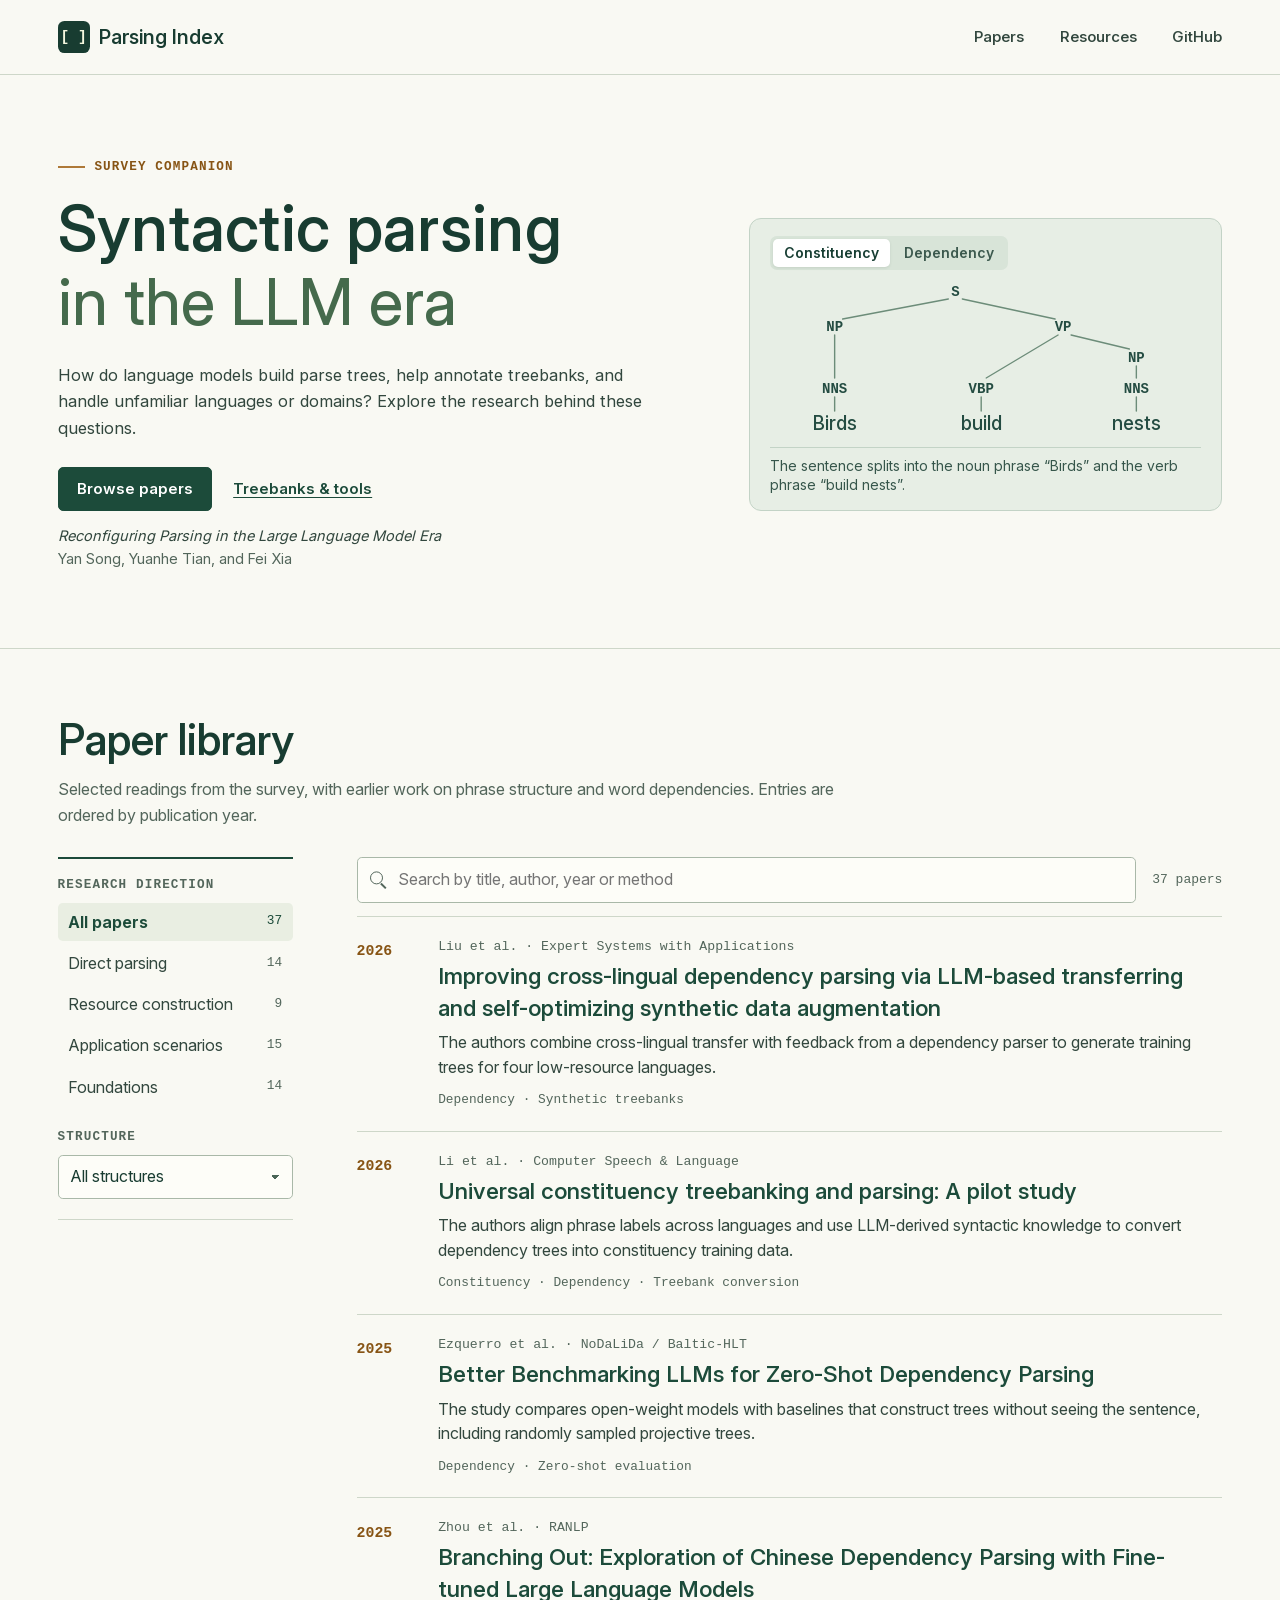
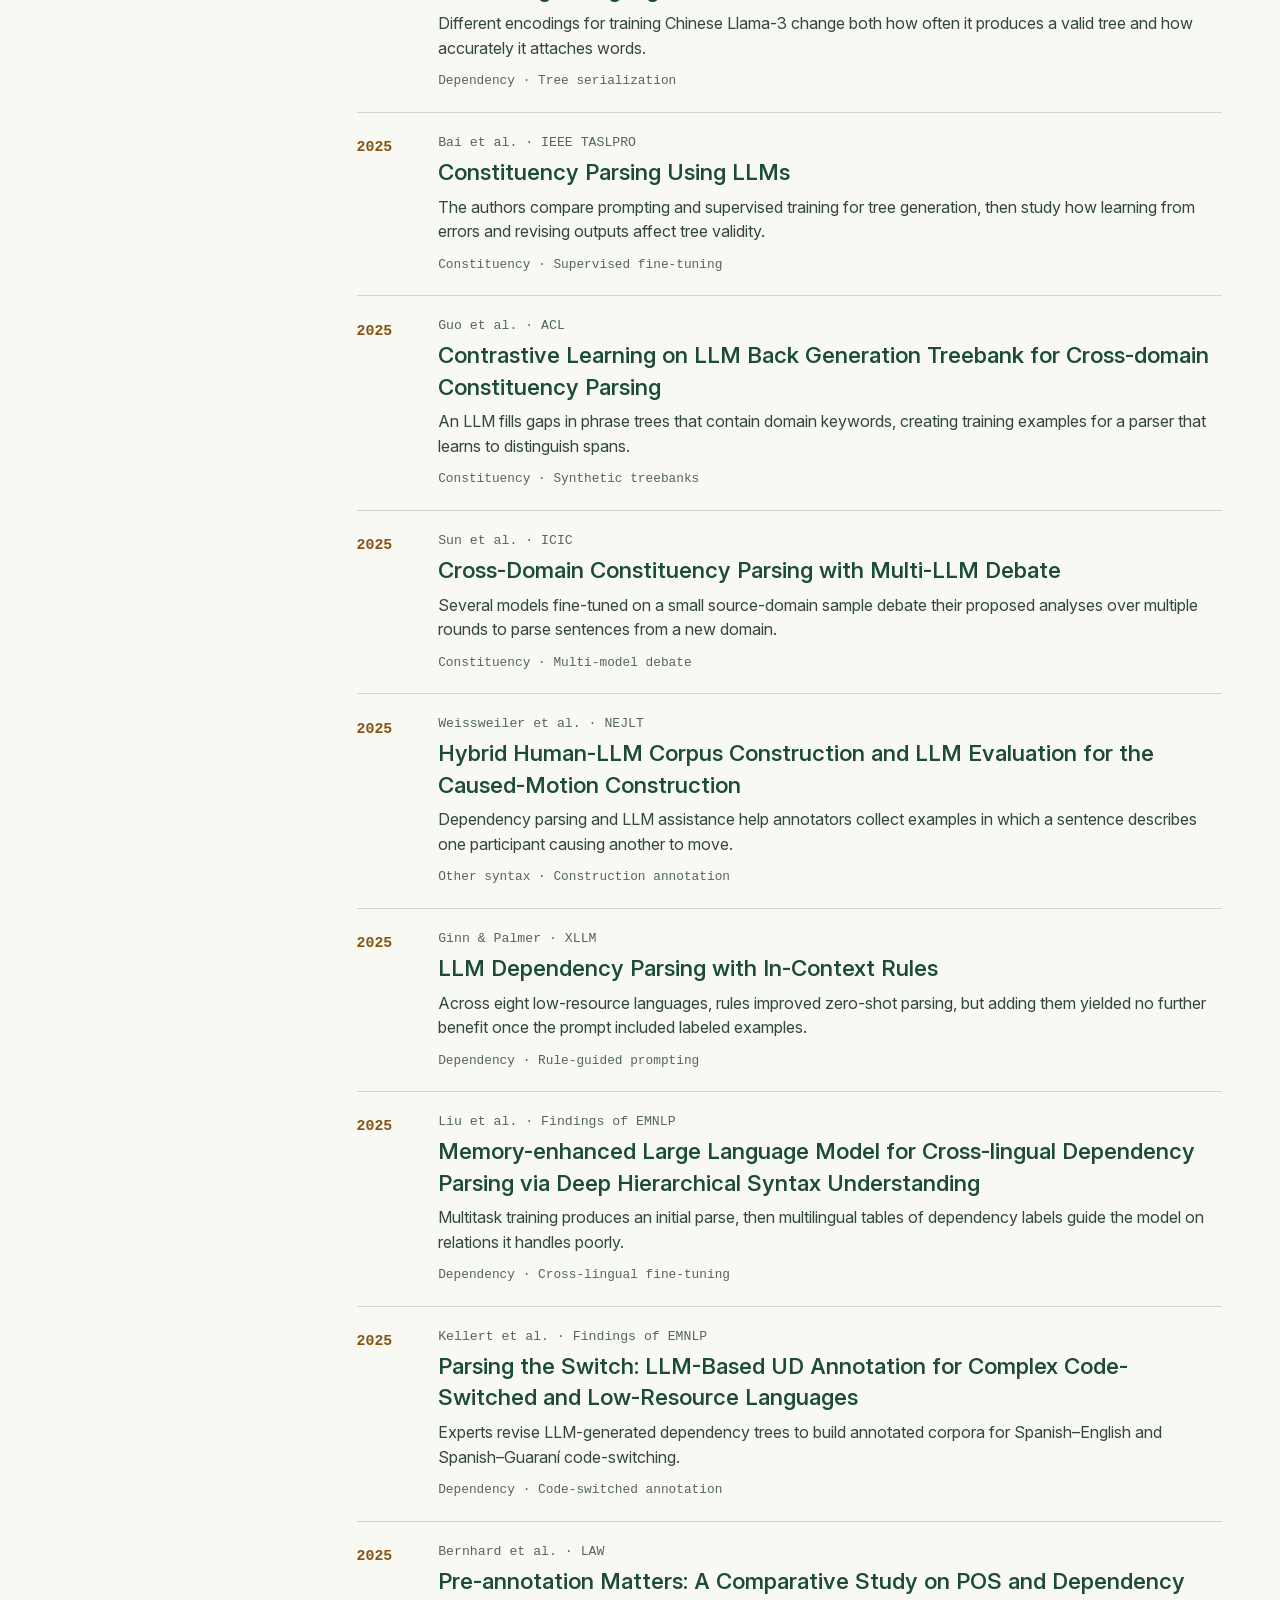
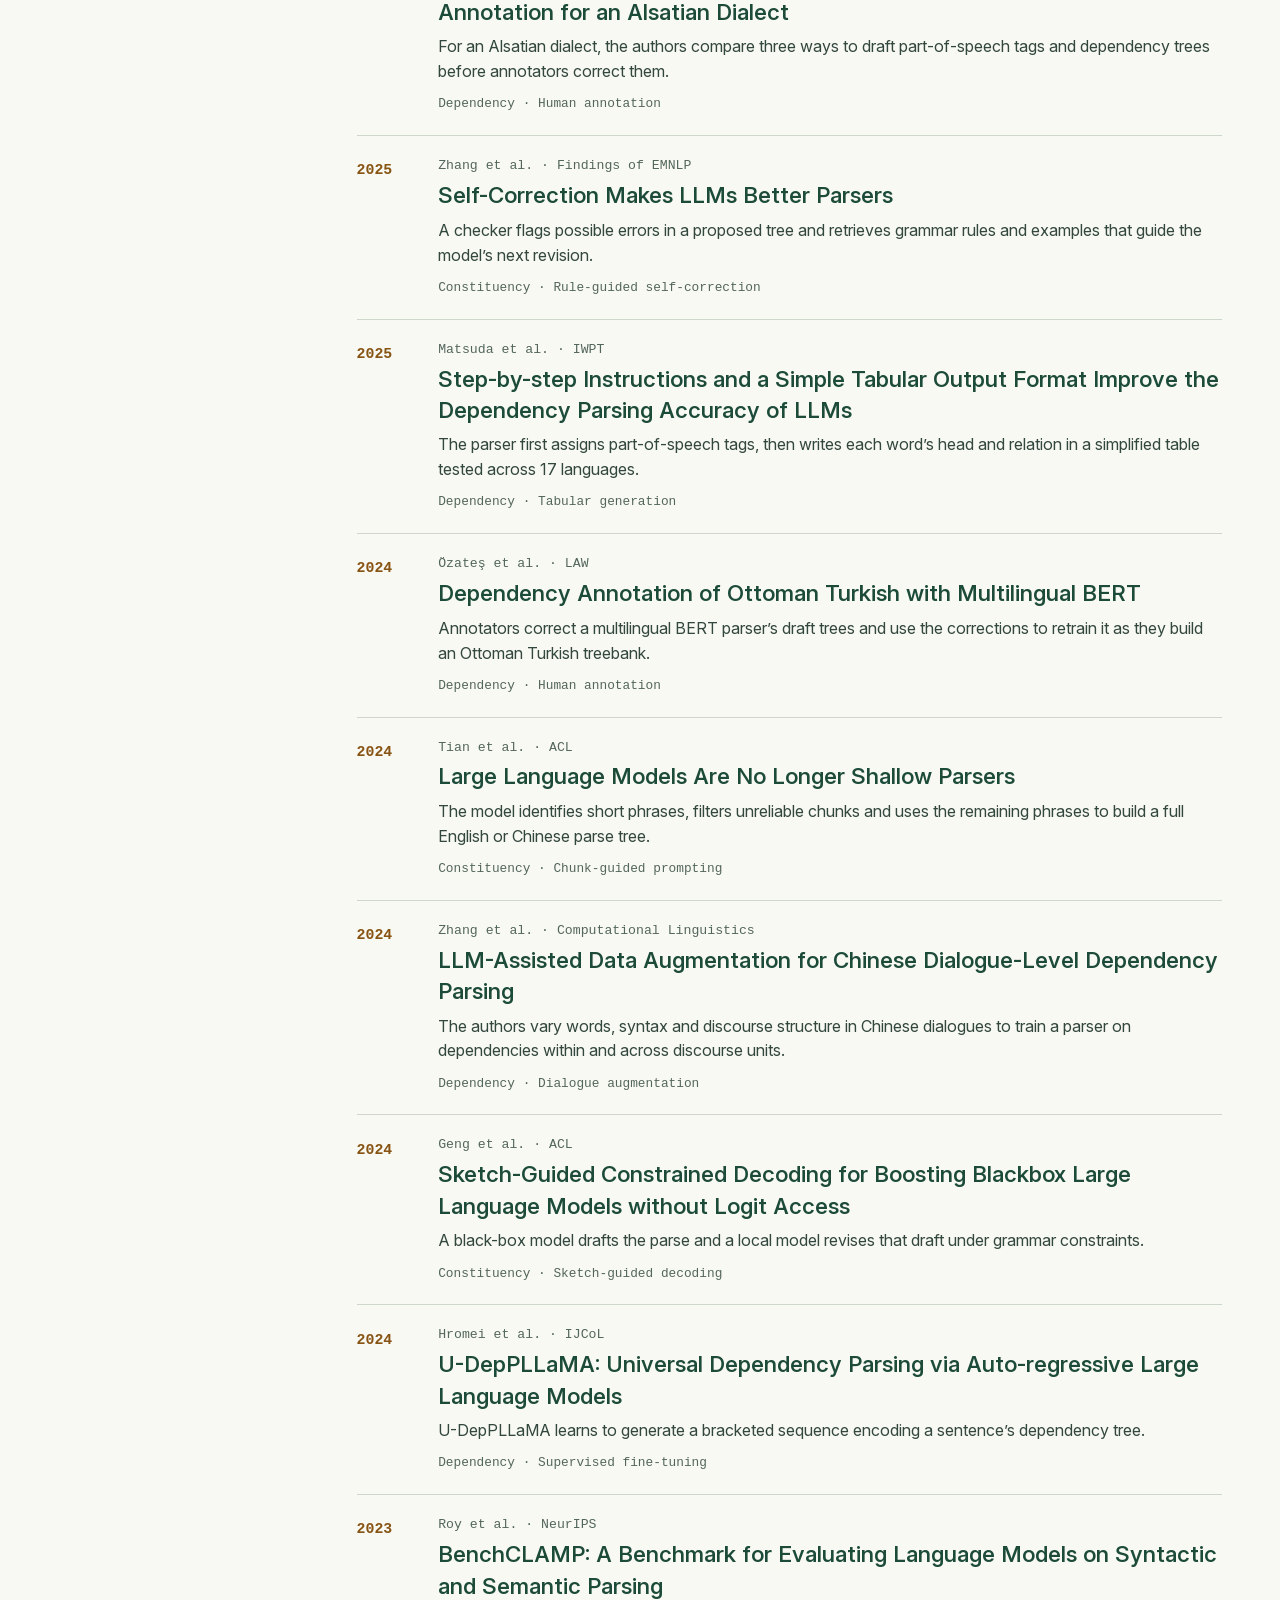
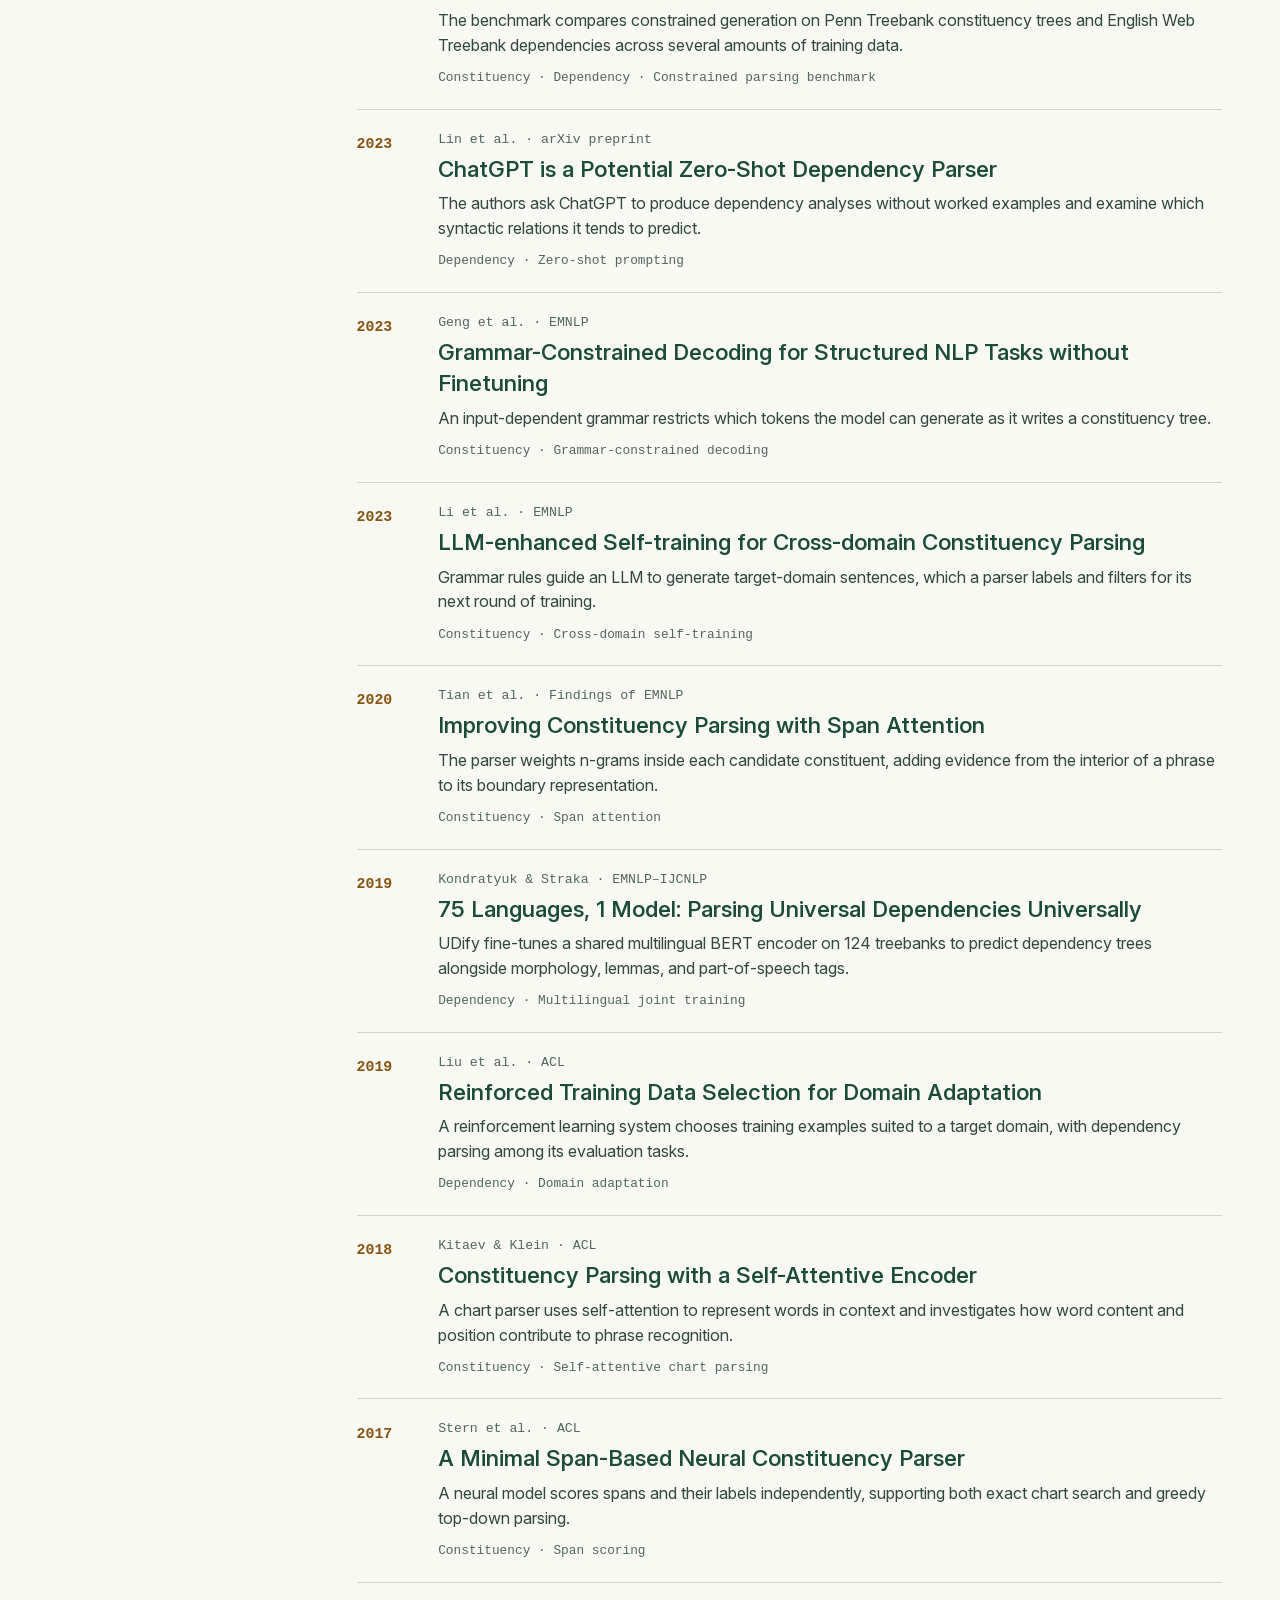
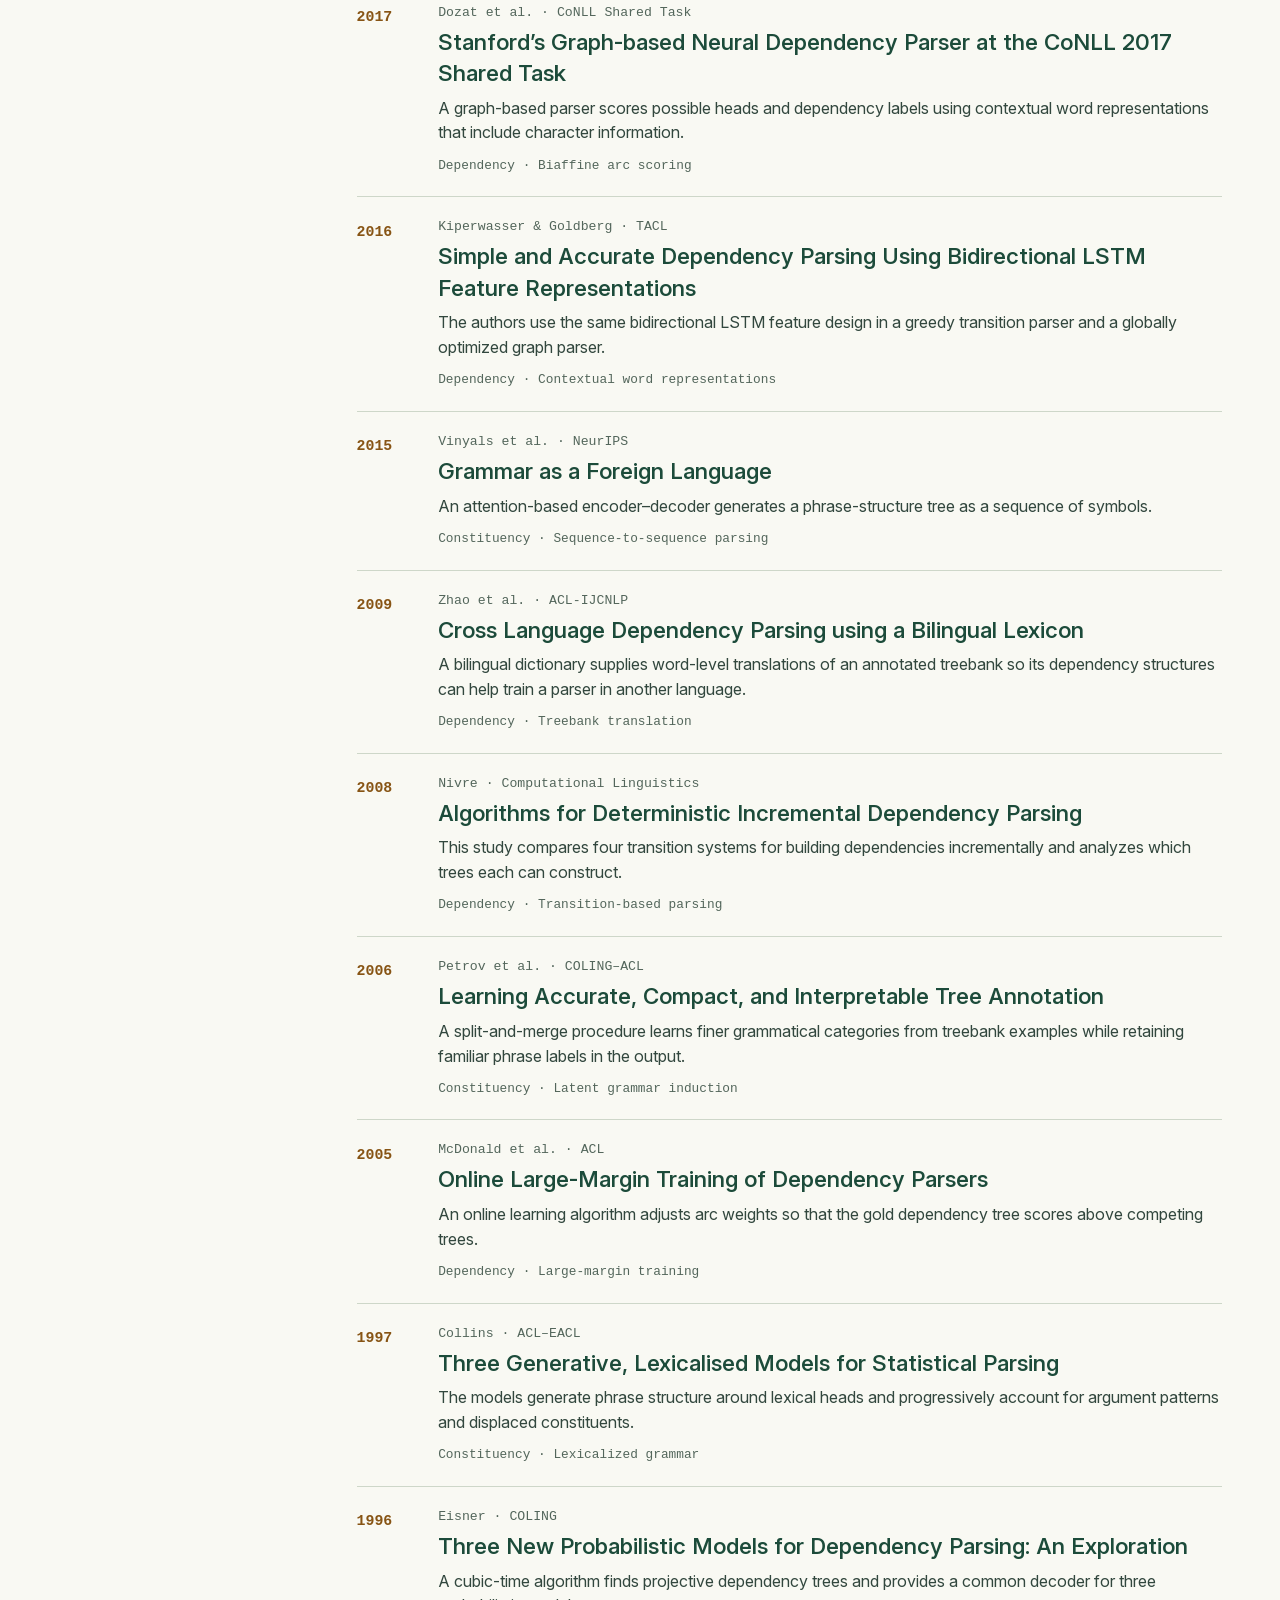
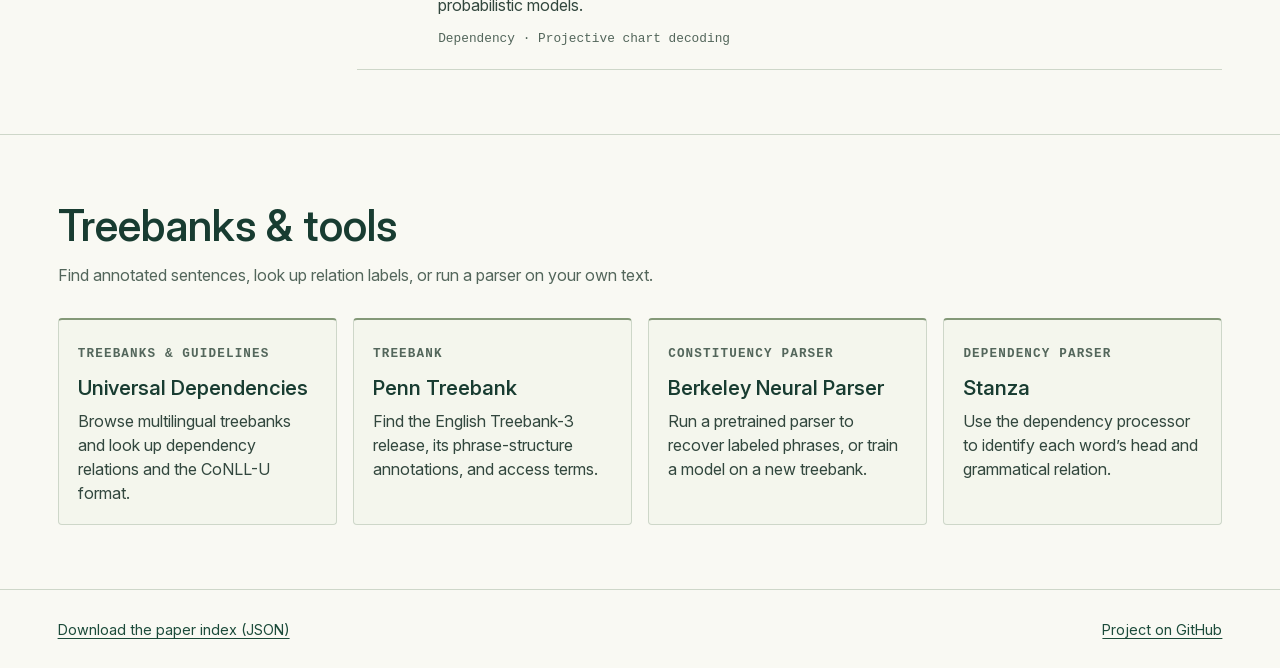
<file: index.html>
<!doctype html>
<html lang="en">
<head>
  <meta charset="utf-8">
  <meta name="viewport" content="width=device-width, initial-scale=1">
  <meta name="theme-color" content="#f9f9f3">
  <title>Syntactic Parsing in the LLM Era · Parsing Index</title>
  <meta name="description" content="An annotated collection of papers, treebanks and tools for constituency and dependency parsing, accompanying Reconfiguring Parsing in the Large Language Model Era.">
  <link rel="preload" href="assets/InterVariable.woff2" as="font" type="font/woff2" crossorigin>
  <link rel="stylesheet" href="site.css?v=inter">
  <link rel="stylesheet" href="diagram.css?v=inter">
  <script defer src="library.js"></script>
  <script defer src="diagram.js?v=inter"></script>
</head>
<body id="top">
  <a class="skip-link" href="#library">Skip to paper library</a>
  <header class="masthead">
    <div class="wrap nav-wrap">
      <a class="brand" href="#top" aria-label="Parsing Index home"><span aria-hidden="true" class="brand-mark">[ ]</span> Parsing Index</a>
      <nav aria-label="Main navigation" class="top-links">
        <a href="#library">Papers</a><a href="#resources">Resources</a><a href="https://github.com/synlp/Parsing">GitHub</a>
      </nav>
    </div>
  </header>
  <main>
    <section class="hero wrap" aria-labelledby="hero-title">
      <div class="hero-copy">
        <p class="eyebrow">Survey companion</p>
        <h1 id="hero-title">Syntactic parsing <em>in the LLM era</em></h1>
        <p class="intro">How do language models build parse trees, help annotate treebanks, and handle unfamiliar languages or domains? Explore the research behind these questions.</p>
        <div class="hero-actions"><a class="primary" href="#library">Browse papers</a><a class="secondary" href="#resources">Treebanks &amp; tools</a></div>
        <p class="survey-credit"><em>Reconfiguring Parsing in the Large Language Model Era</em><br>Yan Song, Yuanhe Tian, and Fei Xia</p>
      </div>
      <div class="hero-figure"><figure class="syntax-figure" aria-label="Two parses of Birds build nests" data-syntax-figure>
  <div class="syntax-figure__choices" role="group" aria-label="Choose a parse representation">
    <button type="button" data-parse="constituency" aria-pressed="true">Constituency</button>
    <button type="button" data-parse="dependency" aria-pressed="false">Dependency</button>
  </div>
  <canvas class="syntax-figure__canvas" role="img" aria-label="Phrase structure tree of Birds build nests" aria-describedby="syntax-caption">
    Birds forms the subject noun phrase. Build and the noun phrase nests form the verb phrase.
  </canvas>
  <figcaption id="syntax-caption" aria-live="polite">The sentence splits into the noun phrase “Birds” and the verb phrase “build nests”.</figcaption>
</figure>
</div>
    </section>
    <section class="library" id="library" aria-labelledby="library-title">
      <div class="wrap">
        <div class="section-title"><h2 id="library-title">Paper library</h2><p>Selected readings from the survey, with earlier work on phrase structure and word dependencies. Entries are ordered by publication year.</p></div>
        <div class="catalog-layout">
          <aside class="controls" aria-label="Paper filters" data-enhanced hidden>
            <div class="filter-group">
              <span id="topic-label" class="filter-label">Research direction</span>
              <div class="topic-buttons" role="group" aria-labelledby="topic-label">
                <button type="button" data-topic="" aria-pressed="true">All papers <span>37</span></button>
                <button type="button" data-topic="Direct parsing" aria-pressed="false">Direct parsing <span></span></button>
                <button type="button" data-topic="Resource construction" aria-pressed="false">Resource construction <span></span></button>
                <button type="button" data-topic="Application scenarios" aria-pressed="false">Application scenarios <span></span></button>
                <button type="button" data-topic="Foundations" aria-pressed="false">Foundations <span></span></button>
              </div>
            </div>
            <div class="filter-group">
              <label class="filter-label" for="tree-type">Structure</label>
              <select class="filter-select" id="tree-type"><option value="">All structures</option><option>Constituency</option><option>Dependency</option><option>Other syntax</option></select>
            </div>
          </aside>
          <div class="results">
            <div class="results-toolbar">
              <div class="search-box" data-enhanced hidden><label for="search" class="sr-only">Search the paper library</label><input type="search" id="search" placeholder="Search by title, author, year or method" autocomplete="off"></div>
              <span class="result-count" id="result-count" role="status">37 papers</span>
            </div>
            <div id="records"><article class="record" data-topics="Resource construction|Application scenarios" data-types="Dependency">
  <div class="record-year">2026</div>
  <div class="record-body">
    <p class="record-meta">Liu et al. · Expert Systems with Applications</p>
    <h3><a href="https://doi.org/10.1016/j.eswa.2026.131600">Improving cross-lingual dependency parsing via LLM-based transferring and self-optimizing synthetic data augmentation</a></h3>
    <p class="record-note">The authors combine cross-lingual transfer with feedback from a dependency parser to generate training trees for four low-resource languages.</p>
    <p class="record-tags">Dependency · Synthetic treebanks</p>
  </div>
</article>
<article class="record" data-topics="Resource construction|Application scenarios" data-types="Constituency|Dependency">
  <div class="record-year">2026</div>
  <div class="record-body">
    <p class="record-meta">Li et al. · Computer Speech &amp; Language</p>
    <h3><a href="https://doi.org/10.1016/j.csl.2025.101826">Universal constituency treebanking and parsing: A pilot study</a></h3>
    <p class="record-note">The authors align phrase labels across languages and use LLM-derived syntactic knowledge to convert dependency trees into constituency training data.</p>
    <p class="record-tags">Constituency · Dependency · Treebank conversion</p>
  </div>
</article>
<article class="record" data-topics="Direct parsing" data-types="Dependency">
  <div class="record-year">2025</div>
  <div class="record-body">
    <p class="record-meta">Ezquerro et al. · NoDaLiDa / Baltic-HLT</p>
    <h3><a href="https://aclanthology.org/2025.nodalida-1.13/">Better Benchmarking LLMs for Zero-Shot Dependency Parsing</a></h3>
    <p class="record-note">The study compares open-weight models with baselines that construct trees without seeing the sentence, including randomly sampled projective trees.</p>
    <p class="record-tags">Dependency · Zero-shot evaluation</p>
  </div>
</article>
<article class="record" data-topics="Direct parsing|Application scenarios" data-types="Dependency">
  <div class="record-year">2025</div>
  <div class="record-body">
    <p class="record-meta">Zhou et al. · RANLP</p>
    <h3><a href="https://aclanthology.org/2025.ranlp-1.166/">Branching Out: Exploration of Chinese Dependency Parsing with Fine-tuned Large Language Models</a></h3>
    <p class="record-note">Different encodings for training Chinese Llama-3 change both how often it produces a valid tree and how accurately it attaches words.</p>
    <p class="record-tags">Dependency · Tree serialization</p>
  </div>
</article>
<article class="record" data-topics="Direct parsing" data-types="Constituency">
  <div class="record-year">2025</div>
  <div class="record-body">
    <p class="record-meta">Bai et al. · IEEE TASLPRO</p>
    <h3><a href="https://arxiv.org/abs/2310.19462">Constituency Parsing Using LLMs</a></h3>
    <p class="record-note">The authors compare prompting and supervised training for tree generation, then study how learning from errors and revising outputs affect tree validity.</p>
    <p class="record-tags">Constituency · Supervised fine-tuning</p>
  </div>
</article>
<article class="record" data-topics="Resource construction|Application scenarios" data-types="Constituency">
  <div class="record-year">2025</div>
  <div class="record-body">
    <p class="record-meta">Guo et al. · ACL</p>
    <h3><a href="https://aclanthology.org/2025.acl-long.1331/">Contrastive Learning on LLM Back Generation Treebank for Cross-domain Constituency Parsing</a></h3>
    <p class="record-note">An LLM fills gaps in phrase trees that contain domain keywords, creating training examples for a parser that learns to distinguish spans.</p>
    <p class="record-tags">Constituency · Synthetic treebanks</p>
  </div>
</article>
<article class="record" data-topics="Direct parsing|Application scenarios" data-types="Constituency">
  <div class="record-year">2025</div>
  <div class="record-body">
    <p class="record-meta">Sun et al. · ICIC</p>
    <h3><a href="https://link.springer.com/chapter/10.1007/978-981-95-0014-7_24">Cross-Domain Constituency Parsing with Multi-LLM Debate</a></h3>
    <p class="record-note">Several models fine-tuned on a small source-domain sample debate their proposed analyses over multiple rounds to parse sentences from a new domain.</p>
    <p class="record-tags">Constituency · Multi-model debate</p>
  </div>
</article>
<article class="record" data-topics="Resource construction" data-types="Other syntax">
  <div class="record-year">2025</div>
  <div class="record-body">
    <p class="record-meta">Weissweiler et al. · NEJLT</p>
    <h3><a href="https://nejlt.ep.liu.se/article/view/5256">Hybrid Human-LLM Corpus Construction and LLM Evaluation for the Caused-Motion Construction</a></h3>
    <p class="record-note">Dependency parsing and LLM assistance help annotators collect examples in which a sentence describes one participant causing another to move.</p>
    <p class="record-tags">Other syntax · Construction annotation</p>
  </div>
</article>
<article class="record" data-topics="Direct parsing|Application scenarios" data-types="Dependency">
  <div class="record-year">2025</div>
  <div class="record-body">
    <p class="record-meta">Ginn &amp; Palmer · XLLM</p>
    <h3><a href="https://aclanthology.org/2025.xllm-1.17/">LLM Dependency Parsing with In-Context Rules</a></h3>
    <p class="record-note">Across eight low-resource languages, rules improved zero-shot parsing, but adding them yielded no further benefit once the prompt included labeled examples.</p>
    <p class="record-tags">Dependency · Rule-guided prompting</p>
  </div>
</article>
<article class="record" data-topics="Direct parsing|Application scenarios" data-types="Dependency">
  <div class="record-year">2025</div>
  <div class="record-body">
    <p class="record-meta">Liu et al. · Findings of EMNLP</p>
    <h3><a href="https://aclanthology.org/2025.findings-emnlp.101/">Memory-enhanced Large Language Model for Cross-lingual Dependency Parsing via Deep Hierarchical Syntax Understanding</a></h3>
    <p class="record-note">Multitask training produces an initial parse, then multilingual tables of dependency labels guide the model on relations it handles poorly.</p>
    <p class="record-tags">Dependency · Cross-lingual fine-tuning</p>
  </div>
</article>
<article class="record" data-topics="Resource construction|Application scenarios" data-types="Dependency">
  <div class="record-year">2025</div>
  <div class="record-body">
    <p class="record-meta">Kellert et al. · Findings of EMNLP</p>
    <h3><a href="https://aclanthology.org/2025.findings-emnlp.863/">Parsing the Switch: LLM-Based UD Annotation for Complex Code-Switched and Low-Resource Languages</a></h3>
    <p class="record-note">Experts revise LLM-generated dependency trees to build annotated corpora for Spanish–English and Spanish–Guaraní code-switching.</p>
    <p class="record-tags">Dependency · Code-switched annotation</p>
  </div>
</article>
<article class="record" data-topics="Resource construction|Application scenarios" data-types="Dependency">
  <div class="record-year">2025</div>
  <div class="record-body">
    <p class="record-meta">Bernhard et al. · LAW</p>
    <h3><a href="https://aclanthology.org/2025.law-1.14/">Pre-annotation Matters: A Comparative Study on POS and Dependency Annotation for an Alsatian Dialect</a></h3>
    <p class="record-note">For an Alsatian dialect, the authors compare three ways to draft part-of-speech tags and dependency trees before annotators correct them.</p>
    <p class="record-tags">Dependency · Human annotation</p>
  </div>
</article>
<article class="record" data-topics="Direct parsing|Application scenarios" data-types="Constituency">
  <div class="record-year">2025</div>
  <div class="record-body">
    <p class="record-meta">Zhang et al. · Findings of EMNLP</p>
    <h3><a href="https://aclanthology.org/2025.findings-emnlp.357/">Self-Correction Makes LLMs Better Parsers</a></h3>
    <p class="record-note">A checker flags possible errors in a proposed tree and retrieves grammar rules and examples that guide the model’s next revision.</p>
    <p class="record-tags">Constituency · Rule-guided self-correction</p>
  </div>
</article>
<article class="record" data-topics="Direct parsing" data-types="Dependency">
  <div class="record-year">2025</div>
  <div class="record-body">
    <p class="record-meta">Matsuda et al. · IWPT</p>
    <h3><a href="https://aclanthology.org/2025.iwpt-1.2/">Step-by-step Instructions and a Simple Tabular Output Format Improve the Dependency Parsing Accuracy of LLMs</a></h3>
    <p class="record-note">The parser first assigns part-of-speech tags, then writes each word’s head and relation in a simplified table tested across 17 languages.</p>
    <p class="record-tags">Dependency · Tabular generation</p>
  </div>
</article>
<article class="record" data-topics="Resource construction|Application scenarios" data-types="Dependency">
  <div class="record-year">2024</div>
  <div class="record-body">
    <p class="record-meta">Özateş et al. · LAW</p>
    <h3><a href="https://aclanthology.org/2024.law-1.18/">Dependency Annotation of Ottoman Turkish with Multilingual BERT</a></h3>
    <p class="record-note">Annotators correct a multilingual BERT parser’s draft trees and use the corrections to retrain it as they build an Ottoman Turkish treebank.</p>
    <p class="record-tags">Dependency · Human annotation</p>
  </div>
</article>
<article class="record" data-topics="Direct parsing" data-types="Constituency">
  <div class="record-year">2024</div>
  <div class="record-body">
    <p class="record-meta">Tian et al. · ACL</p>
    <h3><a href="https://aclanthology.org/2024.acl-long.384/">Large Language Models Are No Longer Shallow Parsers</a></h3>
    <p class="record-note">The model identifies short phrases, filters unreliable chunks and uses the remaining phrases to build a full English or Chinese parse tree.</p>
    <p class="record-tags">Constituency · Chunk-guided prompting</p>
  </div>
</article>
<article class="record" data-topics="Resource construction|Application scenarios" data-types="Dependency">
  <div class="record-year">2024</div>
  <div class="record-body">
    <p class="record-meta">Zhang et al. · Computational Linguistics</p>
    <h3><a href="https://aclanthology.org/2024.cl-3.2/">LLM-Assisted Data Augmentation for Chinese Dialogue-Level Dependency Parsing</a></h3>
    <p class="record-note">The authors vary words, syntax and discourse structure in Chinese dialogues to train a parser on dependencies within and across discourse units.</p>
    <p class="record-tags">Dependency · Dialogue augmentation</p>
  </div>
</article>
<article class="record" data-topics="Direct parsing" data-types="Constituency">
  <div class="record-year">2024</div>
  <div class="record-body">
    <p class="record-meta">Geng et al. · ACL</p>
    <h3><a href="https://aclanthology.org/2024.acl-short.23/">Sketch-Guided Constrained Decoding for Boosting Blackbox Large Language Models without Logit Access</a></h3>
    <p class="record-note">A black-box model drafts the parse and a local model revises that draft under grammar constraints.</p>
    <p class="record-tags">Constituency · Sketch-guided decoding</p>
  </div>
</article>
<article class="record" data-topics="Direct parsing" data-types="Dependency">
  <div class="record-year">2024</div>
  <div class="record-body">
    <p class="record-meta">Hromei et al. · IJCoL</p>
    <h3><a href="https://pdfs.semanticscholar.org/ea85/a5fed41c12fe4795ba2829da908ab91f06da.pdf">U-DepPLLaMA: Universal Dependency Parsing via Auto-regressive Large Language Models</a></h3>
    <p class="record-note">U-DepPLLaMA learns to generate a bracketed sequence encoding a sentence’s dependency tree.</p>
    <p class="record-tags">Dependency · Supervised fine-tuning</p>
  </div>
</article>
<article class="record" data-topics="Direct parsing" data-types="Constituency|Dependency">
  <div class="record-year">2023</div>
  <div class="record-body">
    <p class="record-meta">Roy et al. · NeurIPS</p>
    <h3><a href="https://proceedings.neurips.cc/paper_files/paper/2023/hash/9c1535a02f0ce079433344e14d910597-Abstract-Datasets_and_Benchmarks.html">BenchCLAMP: A Benchmark for Evaluating Language Models on Syntactic and Semantic Parsing</a></h3>
    <p class="record-note">The benchmark compares constrained generation on Penn Treebank constituency trees and English Web Treebank dependencies across several amounts of training data.</p>
    <p class="record-tags">Constituency · Dependency · Constrained parsing benchmark</p>
  </div>
</article>
<article class="record" data-topics="Direct parsing" data-types="Dependency">
  <div class="record-year">2023</div>
  <div class="record-body">
    <p class="record-meta">Lin et al. · arXiv preprint</p>
    <h3><a href="https://arxiv.org/abs/2310.16654">ChatGPT is a Potential Zero-Shot Dependency Parser</a></h3>
    <p class="record-note">The authors ask ChatGPT to produce dependency analyses without worked examples and examine which syntactic relations it tends to predict.</p>
    <p class="record-tags">Dependency · Zero-shot prompting</p>
  </div>
</article>
<article class="record" data-topics="Direct parsing" data-types="Constituency">
  <div class="record-year">2023</div>
  <div class="record-body">
    <p class="record-meta">Geng et al. · EMNLP</p>
    <h3><a href="https://aclanthology.org/2023.emnlp-main.674/">Grammar-Constrained Decoding for Structured NLP Tasks without Finetuning</a></h3>
    <p class="record-note">An input-dependent grammar restricts which tokens the model can generate as it writes a constituency tree.</p>
    <p class="record-tags">Constituency · Grammar-constrained decoding</p>
  </div>
</article>
<article class="record" data-topics="Resource construction|Application scenarios" data-types="Constituency">
  <div class="record-year">2023</div>
  <div class="record-body">
    <p class="record-meta">Li et al. · EMNLP</p>
    <h3><a href="https://aclanthology.org/2023.emnlp-main.508/">LLM-enhanced Self-training for Cross-domain Constituency Parsing</a></h3>
    <p class="record-note">Grammar rules guide an LLM to generate target-domain sentences, which a parser labels and filters for its next round of training.</p>
    <p class="record-tags">Constituency · Cross-domain self-training</p>
  </div>
</article>
<article class="record" data-topics="Foundations" data-types="Constituency">
  <div class="record-year">2020</div>
  <div class="record-body">
    <p class="record-meta">Tian et al. · Findings of EMNLP</p>
    <h3><a href="https://aclanthology.org/2020.findings-emnlp.153/">Improving Constituency Parsing with Span Attention</a></h3>
    <p class="record-note">The parser weights n-grams inside each candidate constituent, adding evidence from the interior of a phrase to its boundary representation.</p>
    <p class="record-tags">Constituency · Span attention</p>
  </div>
</article>
<article class="record" data-topics="Foundations" data-types="Dependency">
  <div class="record-year">2019</div>
  <div class="record-body">
    <p class="record-meta">Kondratyuk &amp; Straka · EMNLP–IJCNLP</p>
    <h3><a href="https://aclanthology.org/D19-1279/">75 Languages, 1 Model: Parsing Universal Dependencies Universally</a></h3>
    <p class="record-note">UDify fine-tunes a shared multilingual BERT encoder on 124 treebanks to predict dependency trees alongside morphology, lemmas, and part-of-speech tags.</p>
    <p class="record-tags">Dependency · Multilingual joint training</p>
  </div>
</article>
<article class="record" data-topics="Foundations|Application scenarios" data-types="Dependency">
  <div class="record-year">2019</div>
  <div class="record-body">
    <p class="record-meta">Liu et al. · ACL</p>
    <h3><a href="https://aclanthology.org/P19-1189/">Reinforced Training Data Selection for Domain Adaptation</a></h3>
    <p class="record-note">A reinforcement learning system chooses training examples suited to a target domain, with dependency parsing among its evaluation tasks.</p>
    <p class="record-tags">Dependency · Domain adaptation</p>
  </div>
</article>
<article class="record" data-topics="Foundations" data-types="Constituency">
  <div class="record-year">2018</div>
  <div class="record-body">
    <p class="record-meta">Kitaev &amp; Klein · ACL</p>
    <h3><a href="https://aclanthology.org/P18-1249/">Constituency Parsing with a Self-Attentive Encoder</a></h3>
    <p class="record-note">A chart parser uses self-attention to represent words in context and investigates how word content and position contribute to phrase recognition.</p>
    <p class="record-tags">Constituency · Self-attentive chart parsing</p>
  </div>
</article>
<article class="record" data-topics="Foundations" data-types="Constituency">
  <div class="record-year">2017</div>
  <div class="record-body">
    <p class="record-meta">Stern et al. · ACL</p>
    <h3><a href="https://aclanthology.org/P17-1076/">A Minimal Span-Based Neural Constituency Parser</a></h3>
    <p class="record-note">A neural model scores spans and their labels independently, supporting both exact chart search and greedy top-down parsing.</p>
    <p class="record-tags">Constituency · Span scoring</p>
  </div>
</article>
<article class="record" data-topics="Foundations" data-types="Dependency">
  <div class="record-year">2017</div>
  <div class="record-body">
    <p class="record-meta">Dozat et al. · CoNLL Shared Task</p>
    <h3><a href="https://aclanthology.org/K17-3002/">Stanford’s Graph-based Neural Dependency Parser at the CoNLL 2017 Shared Task</a></h3>
    <p class="record-note">A graph-based parser scores possible heads and dependency labels using contextual word representations that include character information.</p>
    <p class="record-tags">Dependency · Biaffine arc scoring</p>
  </div>
</article>
<article class="record" data-topics="Foundations" data-types="Dependency">
  <div class="record-year">2016</div>
  <div class="record-body">
    <p class="record-meta">Kiperwasser &amp; Goldberg · TACL</p>
    <h3><a href="https://aclanthology.org/Q16-1023/">Simple and Accurate Dependency Parsing Using Bidirectional LSTM Feature Representations</a></h3>
    <p class="record-note">The authors use the same bidirectional LSTM feature design in a greedy transition parser and a globally optimized graph parser.</p>
    <p class="record-tags">Dependency · Contextual word representations</p>
  </div>
</article>
<article class="record" data-topics="Foundations" data-types="Constituency">
  <div class="record-year">2015</div>
  <div class="record-body">
    <p class="record-meta">Vinyals et al. · NeurIPS</p>
    <h3><a href="https://proceedings.neurips.cc/paper/2015/hash/277281aada22045c03945dcb2ca6f2ec-Abstract.html">Grammar as a Foreign Language</a></h3>
    <p class="record-note">An attention-based encoder–decoder generates a phrase-structure tree as a sequence of symbols.</p>
    <p class="record-tags">Constituency · Sequence-to-sequence parsing</p>
  </div>
</article>
<article class="record" data-topics="Foundations|Application scenarios" data-types="Dependency">
  <div class="record-year">2009</div>
  <div class="record-body">
    <p class="record-meta">Zhao et al. · ACL-IJCNLP</p>
    <h3><a href="https://aclanthology.org/P09-1007/">Cross Language Dependency Parsing using a Bilingual Lexicon</a></h3>
    <p class="record-note">A bilingual dictionary supplies word-level translations of an annotated treebank so its dependency structures can help train a parser in another language.</p>
    <p class="record-tags">Dependency · Treebank translation</p>
  </div>
</article>
<article class="record" data-topics="Foundations" data-types="Dependency">
  <div class="record-year">2008</div>
  <div class="record-body">
    <p class="record-meta">Nivre · Computational Linguistics</p>
    <h3><a href="https://aclanthology.org/J08-4003/">Algorithms for Deterministic Incremental Dependency Parsing</a></h3>
    <p class="record-note">This study compares four transition systems for building dependencies incrementally and analyzes which trees each can construct.</p>
    <p class="record-tags">Dependency · Transition-based parsing</p>
  </div>
</article>
<article class="record" data-topics="Foundations" data-types="Constituency">
  <div class="record-year">2006</div>
  <div class="record-body">
    <p class="record-meta">Petrov et al. · COLING–ACL</p>
    <h3><a href="https://aclanthology.org/P06-1055/">Learning Accurate, Compact, and Interpretable Tree Annotation</a></h3>
    <p class="record-note">A split-and-merge procedure learns finer grammatical categories from treebank examples while retaining familiar phrase labels in the output.</p>
    <p class="record-tags">Constituency · Latent grammar induction</p>
  </div>
</article>
<article class="record" data-topics="Foundations" data-types="Dependency">
  <div class="record-year">2005</div>
  <div class="record-body">
    <p class="record-meta">McDonald et al. · ACL</p>
    <h3><a href="https://aclanthology.org/P05-1012/">Online Large-Margin Training of Dependency Parsers</a></h3>
    <p class="record-note">An online learning algorithm adjusts arc weights so that the gold dependency tree scores above competing trees.</p>
    <p class="record-tags">Dependency · Large-margin training</p>
  </div>
</article>
<article class="record" data-topics="Foundations" data-types="Constituency">
  <div class="record-year">1997</div>
  <div class="record-body">
    <p class="record-meta">Collins · ACL–EACL</p>
    <h3><a href="https://aclanthology.org/P97-1003/">Three Generative, Lexicalised Models for Statistical Parsing</a></h3>
    <p class="record-note">The models generate phrase structure around lexical heads and progressively account for argument patterns and displaced constituents.</p>
    <p class="record-tags">Constituency · Lexicalized grammar</p>
  </div>
</article>
<article class="record" data-topics="Foundations" data-types="Dependency">
  <div class="record-year">1996</div>
  <div class="record-body">
    <p class="record-meta">Eisner · COLING</p>
    <h3><a href="https://aclanthology.org/C96-1058/">Three New Probabilistic Models for Dependency Parsing: An Exploration</a></h3>
    <p class="record-note">A cubic-time algorithm finds projective dependency trees and provides a common decoder for three probabilistic models.</p>
    <p class="record-tags">Dependency · Projective chart decoding</p>
  </div>
</article></div>
            <div class="empty" id="empty" hidden><h3>No matching papers</h3><p>Try a different search term or clear the filters.</p><button type="button" class="reset" id="reset">Clear filters</button></div>
          </div>
        </div>
      </div>
    </section>
    <section class="resources" id="resources" aria-labelledby="resources-title">
      <div class="wrap">
        <div class="section-title"><h2 id="resources-title">Treebanks &amp; tools</h2><p>Find annotated sentences, look up relation labels, or run a parser on your own text.</p></div>
        <div class="resource-grid">
          <a class="resource-card" href="https://universaldependencies.org/"><small>Treebanks &amp; guidelines</small><h3>Universal Dependencies</h3><p>Browse multilingual treebanks and look up dependency relations and the CoNLL-U format.</p></a>
          <a class="resource-card" href="https://catalog.ldc.upenn.edu/LDC99T42"><small>Treebank</small><h3>Penn Treebank</h3><p>Find the English Treebank-3 release, its phrase-structure annotations, and access terms.</p></a>
          <a class="resource-card" href="https://github.com/nikitakit/self-attentive-parser"><small>Constituency parser</small><h3>Berkeley Neural Parser</h3><p>Run a pretrained parser to recover labeled phrases, or train a model on a new treebank.</p></a>
          <a class="resource-card" href="https://stanfordnlp.github.io/stanza/depparse.html"><small>Dependency parser</small><h3>Stanza</h3><p>Use the dependency processor to identify each word’s head and grammatical relation.</p></a>
        </div>
      </div>
    </section>
  </main>
  <footer><div class="wrap foot-wrap"><a href="papers.json" download>Download the paper index (JSON)</a><a href="https://github.com/synlp/Parsing">Project on GitHub</a></div></footer>
</body>
</html>
</file>
<file: site.css>
@font-face {
  font-family: "Inter";
  src: url("./assets/InterVariable.woff2") format("woff2");
  font-style: normal;
  font-weight: 100 900;
  font-display: swap;
}
:root {
  color-scheme: light;
  --paper: #f9f9f3;
  --ink: #183c31;
  --body: #32473e;
  --muted: #53665b;
  --forest: #1c4b3a;
  --sage: #e9eee2;
  --line: #ced7c9;
  --accent: #875414;
  --sans: "Inter", -apple-system, BlinkMacSystemFont, "Segoe UI", sans-serif;
  --mono: "IBM Plex Mono", ui-monospace, "SFMono-Regular", Consolas, monospace;
}
*, *::before, *::after { box-sizing: border-box; }
html { scroll-behavior: smooth; scroll-padding-top: 1.5rem; }
body {
  margin: 0;
  background: var(--paper);
  color: var(--ink);
  font: 400 1rem/1.6 var(--sans);
  -webkit-font-smoothing: antialiased;
}
a { color: var(--forest); text-decoration-thickness: 1px; text-underline-offset: .2em; }
a:hover { text-decoration-thickness: 2px; }
button, input, select { color: inherit; font: inherit; }
button, select { cursor: pointer; }
:focus-visible { outline: 3px solid #966327; outline-offset: 4px; }
[hidden] { display: none !important; }
.wrap {
  width: min(100% - clamp(2.25rem, 9vw, 8.5rem), 73.75rem);
  margin-inline: auto;
}
.sr-only, .skip-link:not(:focus) {
  position: absolute;
  width: 1px;
  height: 1px;
  margin: -1px;
  padding: 0;
  overflow: hidden;
  clip-path: inset(50%);
  white-space: nowrap;
  border: 0;
}
.skip-link:focus {
  position: fixed;
  z-index: 10;
  inset: .5rem auto auto .75rem;
  padding: .5rem 1rem;
  background: white;
}
.masthead { border-bottom: 1px solid var(--line); }
.nav-wrap, .foot-wrap {
  display: flex;
  align-items: center;
  justify-content: space-between;
  gap: 1.5rem;
}
.nav-wrap { min-height: 4.6rem; }
.brand {
  display: inline-flex;
  align-items: center;
  gap: .6rem;
  color: var(--ink);
  font: 550 1.25rem/1.3 var(--sans);
  text-decoration: none;
}
.brand-mark {
  display: inline-grid;
  place-items: center;
  flex: none;
  width: 2rem;
  height: 2rem;
  border-radius: .4rem;
  background: var(--ink);
  color: #f5f7df;
  font: 600 .91rem/1 var(--mono);
}
.top-links { display: flex; align-items: center; flex-wrap: wrap; gap: clamp(.8rem, 2.8vw, 2.25rem); }
.top-links a { color: var(--body); font-size: .94rem; font-weight: 550; text-decoration: none; }
.top-links a:hover, .secondary:hover { text-decoration: underline; }
.hero {
  display: grid;
  grid-template-columns: minmax(0, 1.12fr) minmax(0, .88fr);
  align-items: center;
  gap: clamp(2.5rem, 7vw, 6.5rem);
  padding-block: clamp(3rem, 6.5vw, 6.25rem) clamp(3rem, 6vw, 5.75rem);
}
.hero-copy, .hero-figure { min-width: 0; }
.hero-figure { margin: 0; }
.eyebrow, .filter-label, .resource-card small {
  font: 600 .79rem/1.45 var(--mono);
  letter-spacing: .09em;
  text-transform: uppercase;
}
.eyebrow { display: flex; align-items: center; gap: .6rem; color: var(--accent); margin: 0 0 .95rem; }
.eyebrow::before { content: ""; height: 2px; width: 1.7rem; background: #ae7938; }
h1, h2, h3, p { margin: 0; }
.hero h1 {
  margin: 0;
  font: 540 clamp(2rem, 4.95vw, 4.3rem)/1.17 var(--sans);
  letter-spacing: .005em;
}
.hero h1 br { display: none; }
.hero h1 em { display: block; font-style: normal; font-weight: 450; color: #456a4c; }
.intro {
  max-width: 37rem;
  margin-top: 1.4rem;
  color: var(--body);
  font: 400 clamp(1.03rem, 1.25vw, 1.16rem)/1.6 var(--sans);
}
.survey-credit { max-width: 38rem; margin-top: .85rem; color: var(--muted); font-size: .91rem; }
.survey-credit em { color: var(--body); }
.hero-actions { display: flex; flex-wrap: wrap; align-items: center; gap: .75rem 1.3rem; margin-top: 1.65rem; }
.primary, .secondary, .reset {
  display: inline-flex;
  align-items: center;
  justify-content: center;
  min-height: 2.65rem;
  font-size: .94rem;
  font-weight: 600;
}
.primary {
  padding: .55rem 1.15rem;
  background: var(--forest);
  color: white;
  border: 1px solid var(--forest);
  border-radius: .32rem;
  text-decoration: none;
}
.primary:hover { background: #123b2d; }
.secondary { text-decoration: underline; }
.library, .resources { border-top: 1px solid var(--line); padding-block: clamp(2.6rem, 5vw, 4.75rem); }
.section-title { margin-bottom: 1.8rem; }
.section-title h2 { font: 540 clamp(1.95rem, 3.4vw, 3rem)/1.23 var(--sans); }
.section-title p { max-width: 52rem; margin-top: .65rem; color: var(--muted); }
.catalog-layout { display: grid; grid-template-columns: minmax(11.875rem, 14.6875rem) minmax(0, 1fr); gap: clamp(1.75rem, 5vw, 4.25rem); align-items: start; }
.controls {
  position: sticky;
  top: 1.25rem;
  border-top: 2px solid var(--forest);
  border-bottom: 1px solid var(--line);
  padding: 1.05rem 0 1.25rem;
}
.filter-group + .filter-group { margin-top: 1.4rem; }
.filter-label { display: block; color: var(--muted); margin: 0 0 .55rem; }
.topic-buttons { display: grid; gap: .22rem; }
.topic-buttons button {
  width: 100%;
  display: flex;
  align-items: center;
  justify-content: space-between;
  gap: .5rem;
  border: 0;
  border-radius: .3rem;
  padding: .48rem .65rem;
  background: transparent;
  color: var(--body);
  text-align: left;
  line-height: 1.4;
}
.topic-buttons button span { color: var(--muted); font: 500 .8rem/1 var(--mono); }
.topic-buttons button:hover { background: #f0f2e9; }
.topic-buttons button[aria-pressed="true"] { background: var(--sage); color: var(--forest); font-weight: 650; }
.topic-buttons button[aria-pressed="true"] span { color: var(--forest); }
.filter-select, .filter-select select, .search-box input {
  width: 100%;
  min-width: 0;
  border: 1px solid #a9b8a8;
  border-radius: .3rem;
  background-color: #fdfdf8;
}
select.filter-select, .filter-select select {
  appearance: none;
  min-height: 2.6rem;
  padding: .5rem 2.2rem .5rem .7rem;
  background-image:
    linear-gradient(45deg, transparent 50%, #4a6557 50%),
    linear-gradient(135deg, #4a6557 50%, transparent 50%);
  background-position: calc(100% - 1.02rem) 51%, calc(100% - .75rem) 51%;
  background-size: .28rem .28rem;
  background-repeat: no-repeat;
}
.results { min-width: 0; }
.controls[hidden] + .results { grid-column: 1 / -1; }
.results-toolbar { display: flex; align-items: center; justify-content: space-between; flex-wrap: wrap; gap: .5rem 1rem; margin-bottom: .85rem; }
.search-box { flex: 1 1 15rem; position: relative; }
.search-box input { min-height: 2.85rem; padding: .55rem .8rem .55rem 2.55rem; }
.search-box::before, .search-box::after {
  content: "";
  position: absolute;
  left: .85rem;
  top: 50%;
  pointer-events: none;
}
.search-box::before { width: .83rem; height: .83rem; border: 1.6px solid var(--muted); border-radius: 50%; transform: translateY(-65%); }
.search-box::after { width: .44rem; height: 1.6px; margin: .35rem 0 0 .63rem; transform: rotate(45deg); background: var(--muted); }
.result-count { font: 500 .8125rem/1.5 var(--mono); color: var(--muted); }
.record {
  display: grid;
  grid-template-columns: 3.5rem minmax(0, 1fr);
  column-gap: clamp(.8rem, 2vw, 1.6rem);
  border-top: 1px solid var(--line);
  padding-block: 1.25rem 1.35rem;
}
.record:last-child { border-bottom: 1px solid var(--line); }
.record-year { padding-top: .2rem; color: var(--accent); font: 600 .93rem/1.5 var(--mono); }
.record-meta { color: var(--muted); font: 500 .825rem/1.5 var(--mono); }
.record h3 { margin: .2rem 0 .45rem; font: 550 clamp(1.2rem, 1.75vw, 1.52rem)/1.4 var(--sans); }
.record h3 a { text-decoration: none; }
.record h3 a:hover { text-decoration: underline; text-decoration-thickness: 1px; }
.record-note { color: var(--body); line-height: 1.55; }
.record-tags { display: flex; flex-wrap: wrap; gap: .3rem .45rem; margin-top: .65rem; color: var(--muted); font: 500 .8rem/1.5 var(--mono); }
.record-tags span {
  color: #435c49;
  border: 1px solid #d6dfd1;
  background: #f0f3e9;
  border-radius: .22rem;
  padding: .08rem .44rem;
  font-size: .785rem;
  line-height: 1.5;
}
.empty { padding: 2.5rem 0; border-top: 1px solid var(--line); color: var(--muted); }
.reset { padding-inline: .15rem; border: none; background: transparent; color: var(--forest); text-decoration: underline; text-underline-offset: .2em; }
.resource-grid { display: grid; grid-template-columns: repeat(4, minmax(0, 1fr)); gap: 1rem; }
.resource-card {
  display: block;
  min-width: 0;
  padding: 1.2rem;
  border: 1px solid var(--line);
  border-top: 2px solid #849978;
  border-radius: .25rem;
  background: #f4f6ed;
  color: var(--ink);
  text-decoration: none;
}
.resource-card:hover { background: var(--sage); border-top-color: var(--forest); }
.resource-card small { color: var(--muted); }
.resource-card h3 { margin: .6rem 0 .48rem; font: 550 1.27rem/1.35 var(--sans); }
.resource-card p { color: var(--body); font-size: 1rem; line-height: 1.5; }
footer { border-top: 1px solid var(--line); color: var(--muted); }
.foot-wrap .survey-credit { margin: 0; }
.foot-wrap { align-items: baseline; padding-block: 1.7rem; font-size: .9rem; }
@media (max-width: 55rem) {
  .wrap { width: calc(100% - 3rem); }
  .hero { gap: 1.8rem; }
  .catalog-layout { grid-template-columns: 11.875rem minmax(0, 1fr); }
  .resource-grid { grid-template-columns: repeat(2, minmax(0, 1fr)); }
}
@media (max-width: 44rem) {
  .wrap { width: calc(100% - 2.25rem); }
  .nav-wrap { min-height: 4rem; gap: .75rem; flex-wrap: wrap; padding-block: .65rem; }
  .brand { font-size: 1.08rem; }
  .top-links { gap: .75rem; }
  .top-links a { font-size: .875rem; }
  .hero, .catalog-layout { grid-template-columns: 1fr; }
  .hero { gap: 2rem; }
  .hero h1 { font-size: clamp(2rem, 8.9vw, 3.5rem); }
  .catalog-layout { gap: 1.3rem; }
  .controls { position: static; }
  .topic-buttons { display: flex; flex-wrap: wrap; gap: .4rem; }
  .topic-buttons button { width: auto; border: 1px solid var(--line); }
  .topic-buttons button[aria-pressed="true"] { border-color: #a5b69e; }
  .filter-group + .filter-group { margin-top: .85rem; }
  .record { grid-template-columns: 2.85rem minmax(0, 1fr); }
  .foot-wrap { align-items: flex-start; flex-direction: column; gap: .4rem; }
}
@media (max-width: 29rem) {
  .results-toolbar { align-items: stretch; flex-direction: column; }
  .search-box { flex: 0 1 auto; }
  .resource-grid { grid-template-columns: 1fr; }
}
@media (prefers-reduced-motion: reduce) {
  html { scroll-behavior: auto; }
}
</file>
<file: diagram.css>
.syntax-figure {
  box-sizing: border-box;
  width: 100%;
  min-width: 0;
  margin: 0;
  padding: 17px 20px 15px;
  color: #244c42;
  background: #e7eee5;
  border: 1px solid #c3d3c6;
  border-radius: 12px;
}

.syntax-figure__choices {
  display: flex;
  width: fit-content;
  max-width: 100%;
  gap: 3px;
  background: #d8e4d8;
  border-radius: 7px;
  padding: 3px;
}

.syntax-figure__choices button {
  appearance: none;
  cursor: pointer;
  font: 600 .875rem/1.3 var(--sans);
  color: #3c594e;
  background: transparent;
  border: 0;
  border-radius: 5px;
  padding: 5px 11px;
}

.syntax-figure__choices button[aria-pressed="true"] {
  background: #fff;
  color: #173e33;
  box-shadow: 0 1px 3px #294c341c;
}

.syntax-figure__choices button:focus-visible {
  outline: 2px solid #244c42;
  outline-offset: 2px;
}

.syntax-figure__canvas {
  display: block;
  width: 100%;
  height: 164px;
  margin: 8px 0 5px;
}

.syntax-figure figcaption {
  min-height: 2.7em;
  padding-top: 9px;
  border-top: 1px solid #c3d3c6;
  font: 400 .875rem/1.35 var(--sans);
  color: #36564b;
}

@media (max-width: 430px) {
  .syntax-figure { padding-inline: 14px; }
}
</file>
